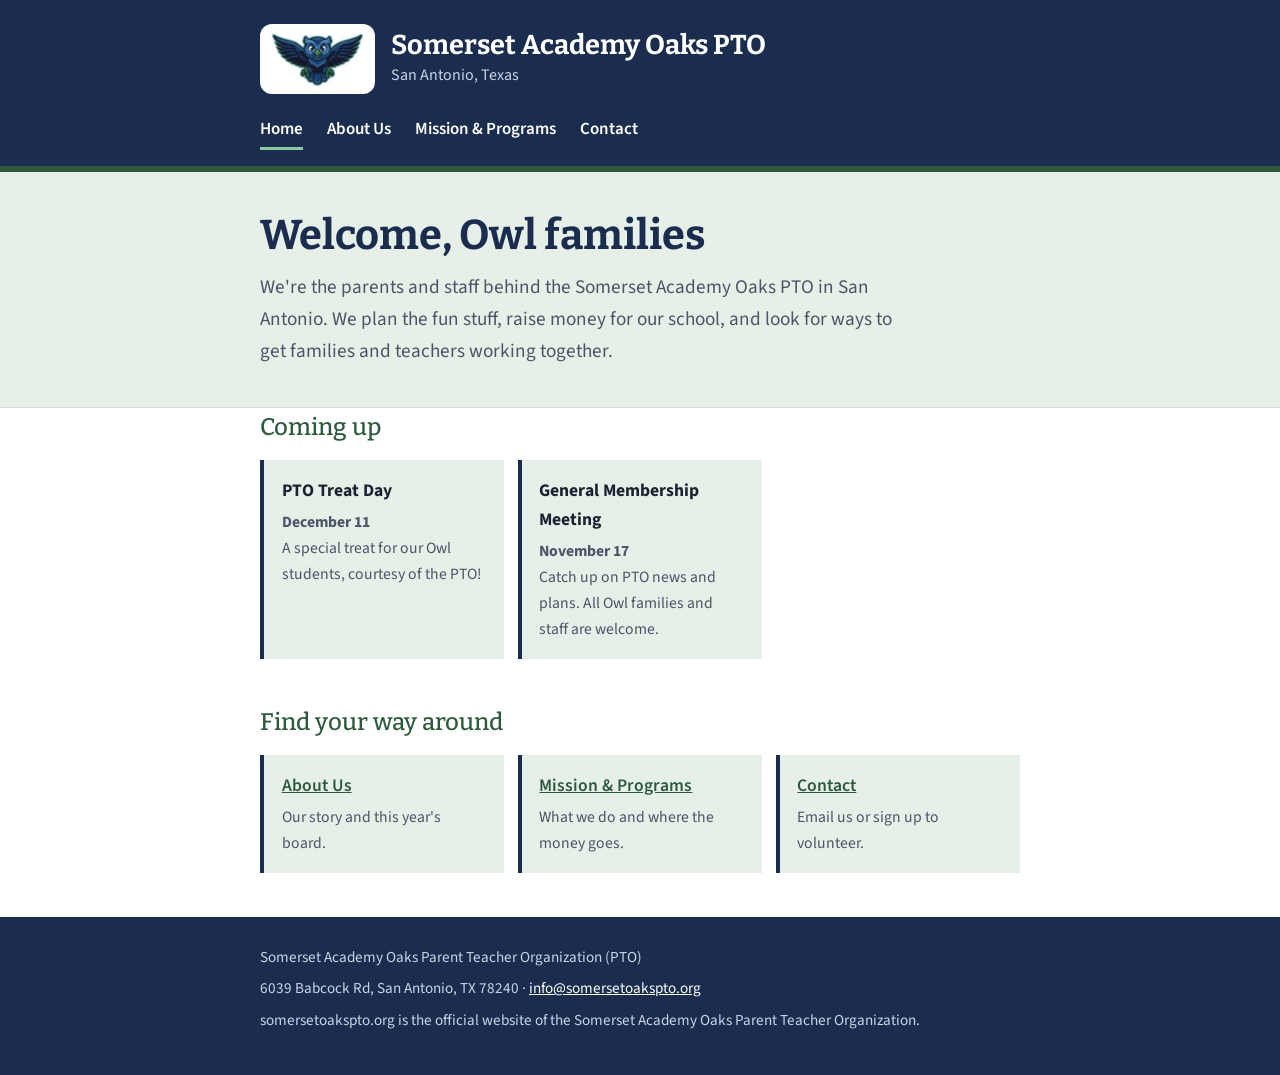
<file: index.html>
<!DOCTYPE html>
<html lang="en">
<head>
<meta charset="utf-8">
<meta name="viewport" content="width=device-width, initial-scale=1">
<title>Home | Somerset Academy Oaks PTO</title>
<meta name="description" content="Somerset Academy Oaks Parent Teacher Organization (PTO), a nonprofit in San Antonio, Texas. EIN 33-4284291.">
<link rel="icon" href="owl.png">
<link rel="preconnect" href="https://fonts.googleapis.com">
<link rel="preconnect" href="https://fonts.gstatic.com" crossorigin>
<link href="https://fonts.googleapis.com/css2?family=Bitter:wght@500;700&family=Source+Sans+3:wght@400;600&display=swap" rel="stylesheet">
<link rel="stylesheet" href="styles.css">
</head>
<body>

<header>
  <div class="wrap">
    <a class="brand" href="index.html">
      <span class="mark"><img src="owl.png" alt="Somerset Academy Oaks owl" width="96" height="57"></span>
      <span>
        <span class="brand-name">Somerset Academy Oaks PTO</span>
        <span class="brand-place">San Antonio, Texas</span>
      </span>
    </a>
    <nav aria-label="Main">
      <ul>
        <li><a href="index.html" aria-current="page">Home</a></li>
        <li><a href="about.html">About Us</a></li>
        <li><a href="mission.html">Mission &amp; Programs</a></li>
        <li><a href="contact.html">Contact</a></li>
      </ul>
    </nav>
  </div>
</header>

<div class="hero">
  <div class="wrap">
    <h1>Welcome, Owl families</h1>
    <p class="lede">We're the parents and staff behind the Somerset Academy Oaks PTO in San Antonio. We plan the fun stuff, raise money for our school, and look for ways to get families and teachers working together.</p>
  </div>
</div>

<main class="wrap">

<section aria-labelledby="coming">
  <h2 id="coming">Coming up</h2>
  <ul class="cards">
    <li>
      <h3>PTO Treat Day</h3>
      <p><strong>December 11</strong><br>
      A special treat for our Owl students, courtesy of the PTO!</p>
    </li>
    <li>
      <h3>General Membership Meeting</h3>
      <p><strong>November 17</strong><br>
      Catch up on PTO news and plans. All Owl families and staff are welcome.</p>
    </li>
  </ul>
</section>


  <section aria-labelledby="explore">
    <h2 id="explore">Find your way around</h2>
    <ul class="cards">
      <li><h3><a href="about.html">About Us</a></h3><p>Our story and this year's board.</p></li>
      <li><h3><a href="mission.html">Mission &amp; Programs</a></h3><p>What we do and where the money goes.</p></li>
      <li><h3><a href="contact.html">Contact</a></h3><p>Email us or sign up to volunteer.</p></li>
    </ul>
  </section>
</main>

<footer>
  <div class="wrap">
    <p>Somerset Academy Oaks Parent Teacher Organization (PTO)</p>
    <p>6039 Babcock Rd, San Antonio, TX 78240 &middot; <a href="mailto:info@somersetoakspto.org">info@somersetoakspto.org</a></p>
    <p>somersetoakspto.org is the official website of the Somerset Academy Oaks Parent Teacher Organization.</p>
  </div>
</footer>

</body>
</html>
</file>
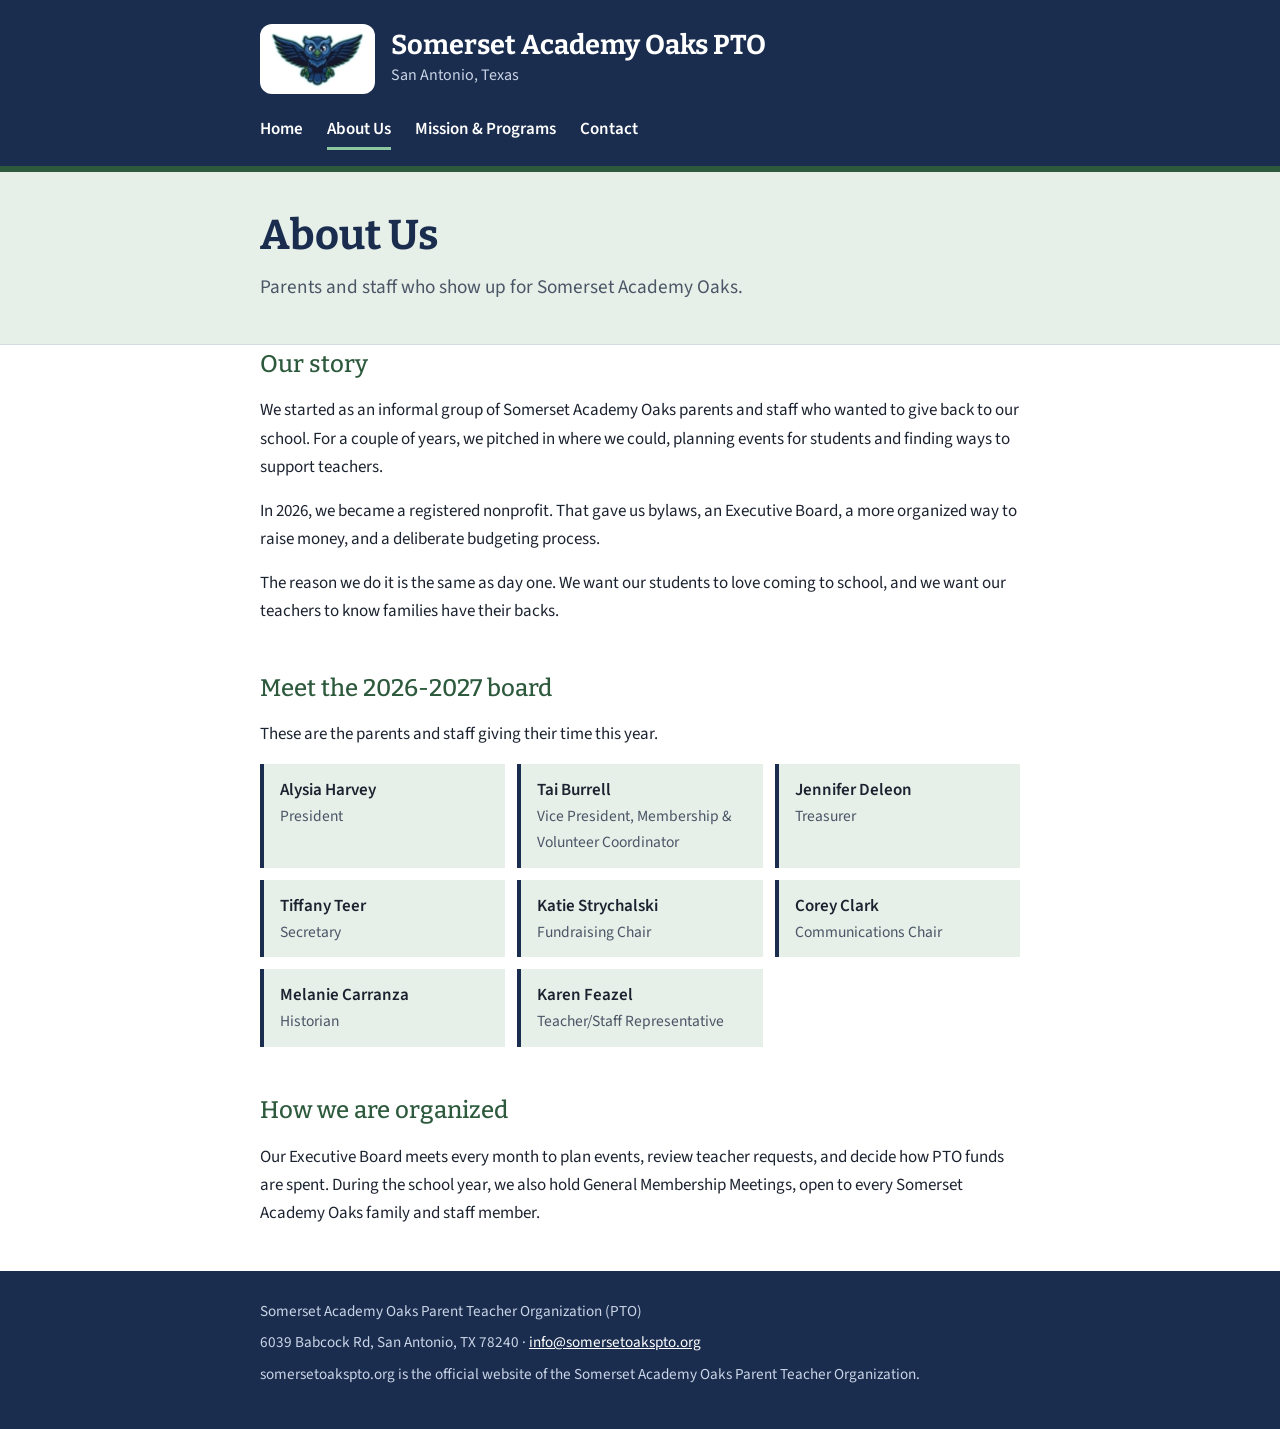
<file: about.html>
<!DOCTYPE html>
<html lang="en">
<head>
<meta charset="utf-8">
<meta name="viewport" content="width=device-width, initial-scale=1">
<title>About Us | Somerset Academy Oaks PTO</title>
<meta name="description" content="Somerset Academy Oaks Parent Teacher Organization (PTO), a nonprofit in San Antonio, Texas. EIN 33-4284291.">
<link rel="icon" href="owl.png">
<link rel="preconnect" href="https://fonts.googleapis.com">
<link rel="preconnect" href="https://fonts.gstatic.com" crossorigin>
<link href="https://fonts.googleapis.com/css2?family=Bitter:wght@500;700&family=Source+Sans+3:wght@400;600&display=swap" rel="stylesheet">
<link rel="stylesheet" href="styles.css">
</head>
<body>

<header>
  <div class="wrap">
    <a class="brand" href="index.html">
      <span class="mark"><img src="owl.png" alt="Somerset Academy Oaks owl" width="96" height="57"></span>
      <span>
        <span class="brand-name">Somerset Academy Oaks PTO</span>
        <span class="brand-place">San Antonio, Texas</span>
      </span>
    </a>
    <nav aria-label="Main">
      <ul>
        <li><a href="index.html">Home</a></li>
        <li><a href="about.html" aria-current="page">About Us</a></li>
        <li><a href="mission.html">Mission &amp; Programs</a></li>
        <li><a href="contact.html">Contact</a></li>
      </ul>
    </nav>
  </div>
</header>

<div class="hero">
  <div class="wrap">
    <h1>About Us</h1>
    <p class="lede">Parents and staff who show up for Somerset Academy Oaks.</p>
  </div>
</div>

<main class="wrap">
  <section aria-labelledby="story">
    <h2 id="story">Our story</h2>
    <p>We started as an informal group of Somerset Academy Oaks parents and staff who wanted to give back to our school. For a couple of years, we pitched in where we could, planning events for students and finding ways to support teachers.</p>
    <p>In 2026, we became a registered nonprofit. That gave us bylaws, an Executive Board, a more organized way to raise money, and a deliberate budgeting process.</p>
    <p>The reason we do it is the same as day one. We want our students to love coming to school, and we want our teachers to know families have their backs.</p>
  </section>


  <section aria-labelledby="board">
    <h2 id="board">Meet the 2026-2027 board</h2>
    <p>These are the parents and staff giving their time this year.</p>
    
<ul class="board">
  <li><span class="name">Alysia Harvey</span><span class="role">President</span></li>
  <li><span class="name">Tai Burrell</span><span class="role">Vice President, Membership &amp; Volunteer Coordinator</span></li>
  <li><span class="name">Jennifer Deleon</span><span class="role">Treasurer</span></li>
  <li><span class="name">Tiffany Teer</span><span class="role">Secretary</span></li>
  <li><span class="name">Katie Strychalski</span><span class="role">Fundraising Chair</span></li>
  <li><span class="name">Corey Clark</span><span class="role">Communications Chair</span></li>
  <li><span class="name">Melanie Carranza</span><span class="role">Historian</span></li>
  <li><span class="name">Karen Feazel</span><span class="role">Teacher/Staff Representative</span></li>
</ul>

  </section>

  <section aria-labelledby="gov">
    <h2 id="gov">How we are organized</h2>
    <p>Our Executive Board meets every month to plan events, review teacher requests, and decide how PTO funds are spent. During the school year, we also hold General Membership Meetings, open to every Somerset Academy Oaks family and staff member.</p>
  </section>
</main>

<footer>
  <div class="wrap">
    <p>Somerset Academy Oaks Parent Teacher Organization (PTO)</p>
    <p>6039 Babcock Rd, San Antonio, TX 78240 &middot; <a href="mailto:info@somersetoakspto.org">info@somersetoakspto.org</a></p>
    <p>somersetoakspto.org is the official website of the Somerset Academy Oaks Parent Teacher Organization.</p>
  </div>
</footer>

</body>
</html>
</file>
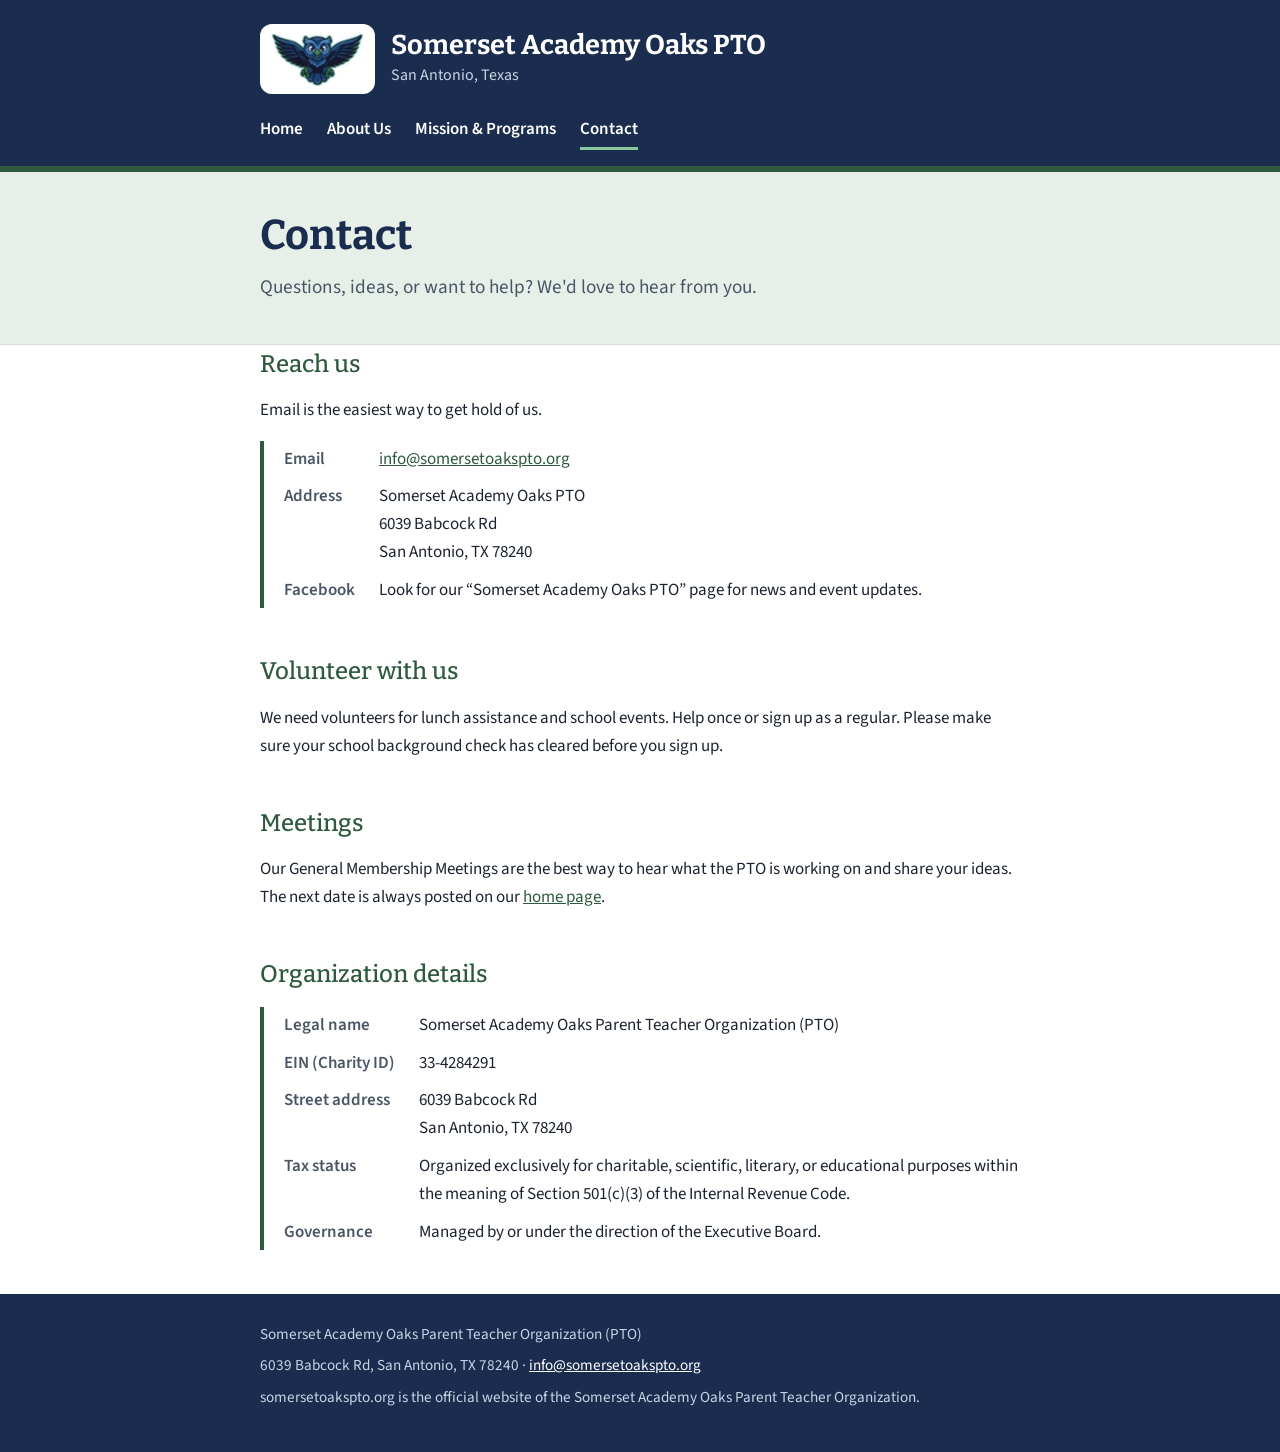
<file: contact.html>
<!DOCTYPE html>
<html lang="en">
<head>
<meta charset="utf-8">
<meta name="viewport" content="width=device-width, initial-scale=1">
<title>Contact | Somerset Academy Oaks PTO</title>
<meta name="description" content="Somerset Academy Oaks Parent Teacher Organization (PTO), a nonprofit in San Antonio, Texas. EIN 33-4284291.">
<link rel="icon" href="owl.png">
<link rel="preconnect" href="https://fonts.googleapis.com">
<link rel="preconnect" href="https://fonts.gstatic.com" crossorigin>
<link href="https://fonts.googleapis.com/css2?family=Bitter:wght@500;700&family=Source+Sans+3:wght@400;600&display=swap" rel="stylesheet">
<link rel="stylesheet" href="styles.css">
</head>
<body>

<header>
  <div class="wrap">
    <a class="brand" href="index.html">
      <span class="mark"><img src="owl.png" alt="Somerset Academy Oaks owl" width="96" height="57"></span>
      <span>
        <span class="brand-name">Somerset Academy Oaks PTO</span>
        <span class="brand-place">San Antonio, Texas</span>
      </span>
    </a>
    <nav aria-label="Main">
      <ul>
        <li><a href="index.html">Home</a></li>
        <li><a href="about.html">About Us</a></li>
        <li><a href="mission.html">Mission &amp; Programs</a></li>
        <li><a href="contact.html" aria-current="page">Contact</a></li>
      </ul>
    </nav>
  </div>
</header>

<div class="hero">
  <div class="wrap">
    <h1>Contact</h1>
    <p class="lede">Questions, ideas, or want to help? We'd love to hear from you.</p>
  </div>
</div>

<main class="wrap">
  <section aria-labelledby="reach">
    <h2 id="reach">Reach us</h2>
    <p>Email is the easiest way to get hold of us.</p>
    <div class="details">
      <dl>
        <dt>Email</dt>
        <dd><a href="mailto:info@somersetoakspto.org">info@somersetoakspto.org</a></dd>
        <dt>Address</dt>
        <dd><address>Somerset Academy Oaks PTO<br>6039 Babcock Rd<br>San Antonio, TX 78240</address></dd>
        <dt>Facebook</dt>
        <dd>Look for our &ldquo;Somerset Academy Oaks PTO&rdquo; page for news and event updates.</dd>
      </dl>
    </div>
  </section>

  <section aria-labelledby="volunteer">
    <h2 id="volunteer">Volunteer with us</h2>
    <p>We need volunteers for lunch assistance and school events. Help once or sign up as a regular. Please make sure your school background check has cleared before you sign up.</p>
  </section>

  <section aria-labelledby="meetings">
    <h2 id="meetings">Meetings</h2>
    <p>Our General Membership Meetings are the best way to hear what the PTO is working on and share your ideas. The next date is always posted on our <a href="index.html">home page</a>.</p>
  </section>

  <section aria-labelledby="details">
    <h2 id="details">Organization details</h2>
    <div class="details">
      <dl>
        <dt>Legal name</dt>
        <dd>Somerset Academy Oaks Parent Teacher Organization (PTO)</dd>
        <dt>EIN (Charity ID)</dt>
        <dd>33-4284291</dd>
        <dt>Street address</dt>
        <dd><address>6039 Babcock Rd<br>San Antonio, TX 78240</address></dd>
        <dt>Tax status</dt>
        <dd>Organized exclusively for charitable, scientific, literary, or educational purposes within the meaning of Section 501(c)(3) of the Internal Revenue Code.</dd>
        <dt>Governance</dt>
        <dd>Managed by or under the direction of the Executive Board.</dd>
      </dl>
    </div>
  </section>
</main>

<footer>
  <div class="wrap">
    <p>Somerset Academy Oaks Parent Teacher Organization (PTO)</p>
    <p>6039 Babcock Rd, San Antonio, TX 78240 &middot; <a href="mailto:info@somersetoakspto.org">info@somersetoakspto.org</a></p>
    <p>somersetoakspto.org is the official website of the Somerset Academy Oaks Parent Teacher Organization.</p>
  </div>
</footer>

</body>
</html>
</file>
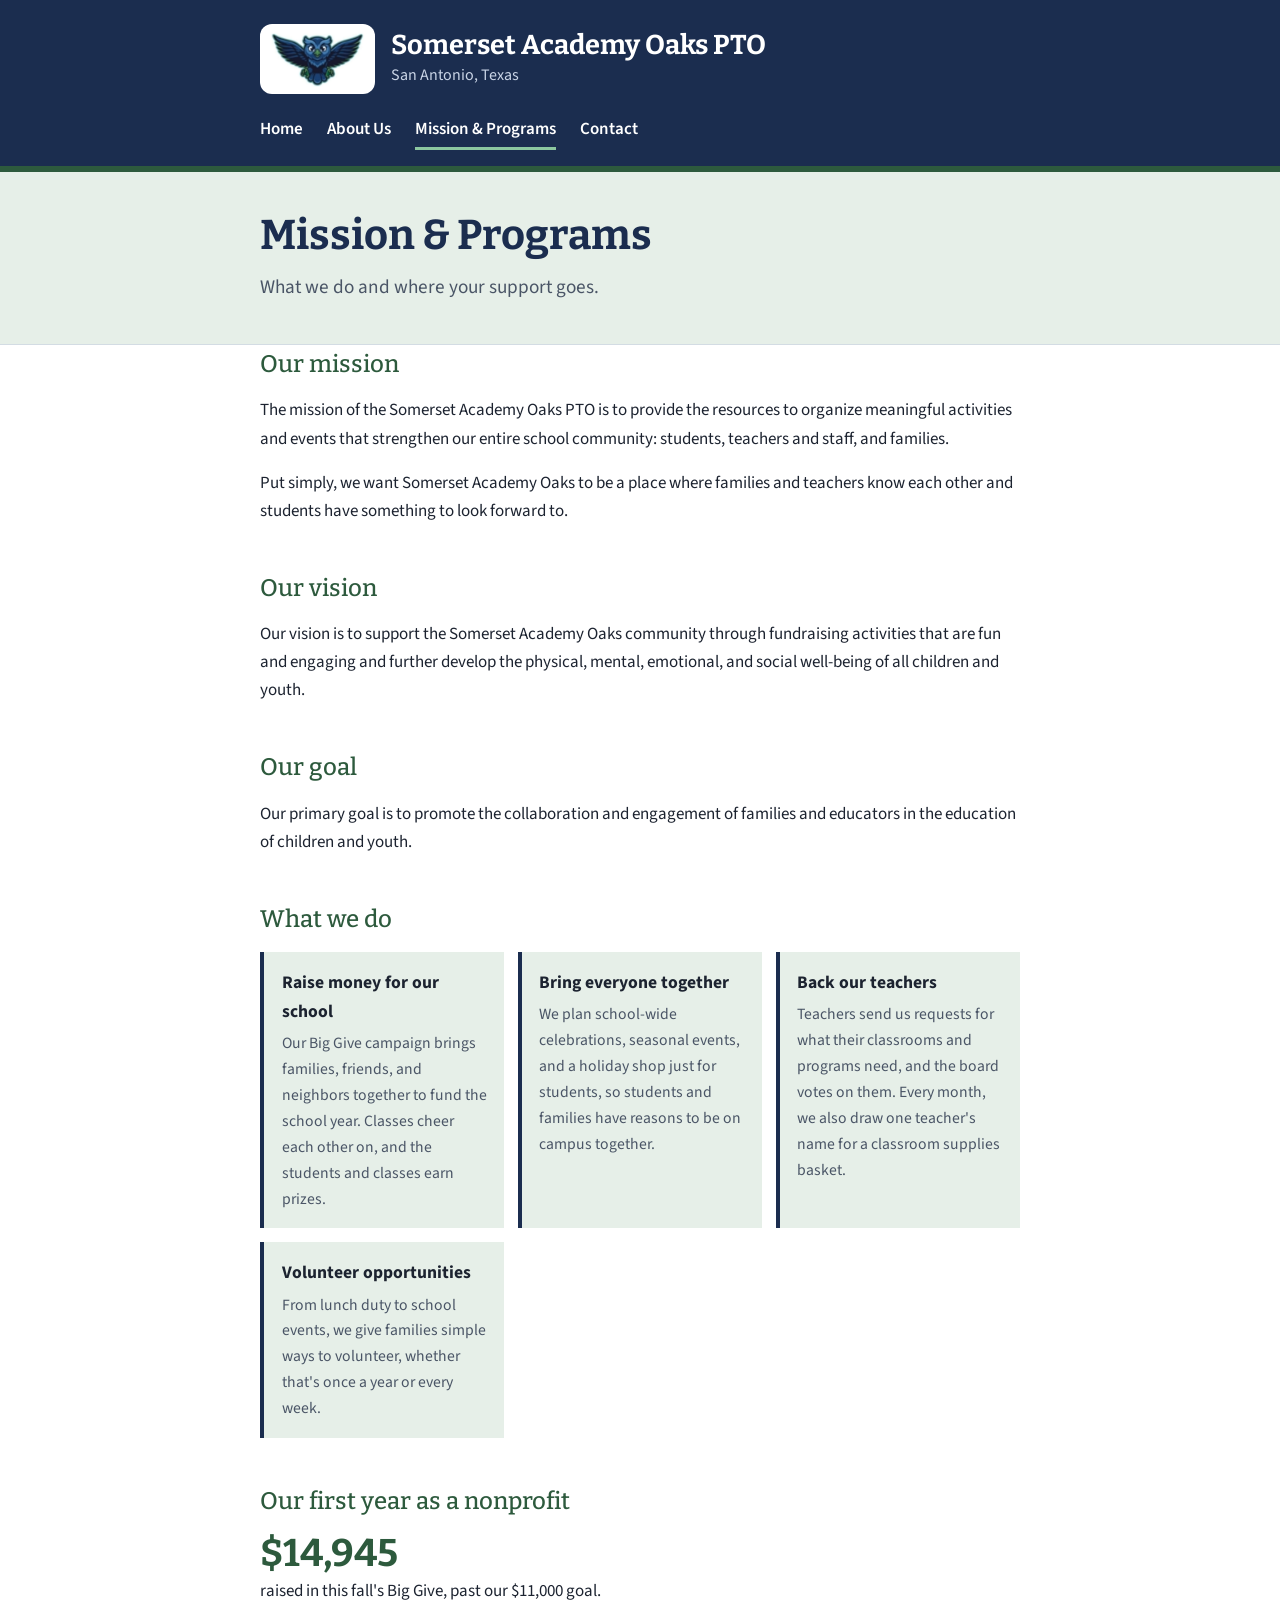
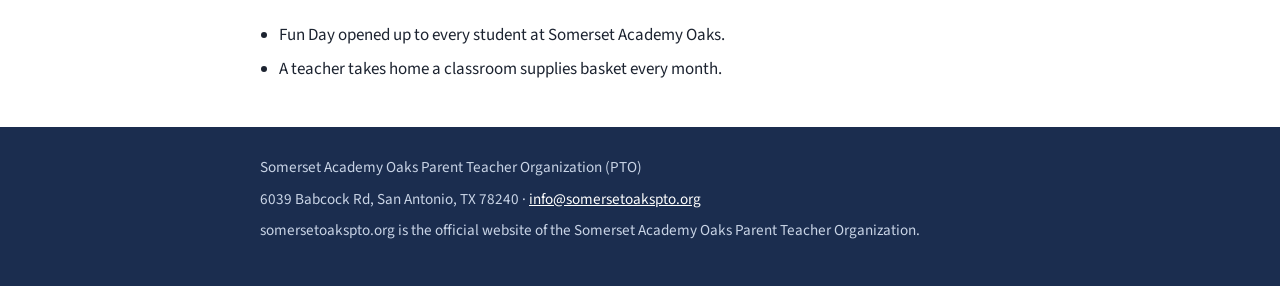
<file: mission.html>
<!DOCTYPE html>
<html lang="en">
<head>
<meta charset="utf-8">
<meta name="viewport" content="width=device-width, initial-scale=1">
<title>Mission &amp; Programs | Somerset Academy Oaks PTO</title>
<meta name="description" content="Somerset Academy Oaks Parent Teacher Organization (PTO), a nonprofit in San Antonio, Texas. EIN 33-4284291.">
<link rel="icon" href="owl.png">
<link rel="preconnect" href="https://fonts.googleapis.com">
<link rel="preconnect" href="https://fonts.gstatic.com" crossorigin>
<link href="https://fonts.googleapis.com/css2?family=Bitter:wght@500;700&family=Source+Sans+3:wght@400;600&display=swap" rel="stylesheet">
<link rel="stylesheet" href="styles.css">
</head>
<body>

<header>
  <div class="wrap">
    <a class="brand" href="index.html">
      <span class="mark"><img src="owl.png" alt="Somerset Academy Oaks owl" width="96" height="57"></span>
      <span>
        <span class="brand-name">Somerset Academy Oaks PTO</span>
        <span class="brand-place">San Antonio, Texas</span>
      </span>
    </a>
    <nav aria-label="Main">
      <ul>
        <li><a href="index.html">Home</a></li>
        <li><a href="about.html">About Us</a></li>
        <li><a href="mission.html" aria-current="page">Mission &amp; Programs</a></li>
        <li><a href="contact.html">Contact</a></li>
      </ul>
    </nav>
  </div>
</header>

<div class="hero">
  <div class="wrap">
    <h1>Mission &amp; Programs</h1>
    <p class="lede">What we do and where your support goes.</p>
  </div>
</div>

<main class="wrap">
  <section aria-labelledby="mission">
    <h2 id="mission">Our mission</h2>
    <p>The mission of the Somerset Academy Oaks PTO is to provide the resources to organize meaningful activities and events that strengthen our entire school community: students, teachers and staff, and families.</p>
    <p>Put simply, we want Somerset Academy Oaks to be a place where families and teachers know each other and students have something to look forward to.</p>
  </section>

  <section aria-labelledby="vision">
    <h2 id="vision">Our vision</h2>
    <p>Our vision is to support the Somerset Academy Oaks community through fundraising activities that are fun and engaging and further develop the physical, mental, emotional, and social well-being of all children and youth.</p>
  </section>

  <section aria-labelledby="goal">
    <h2 id="goal">Our goal</h2>
    <p>Our primary goal is to promote the collaboration and engagement of families and educators in the education of children and youth.</p>
  </section>

  <section aria-labelledby="programs">
    <h2 id="programs">What we do</h2>
    <ul class="cards">
      <li><h3>Raise money for our school</h3><p>Our Big Give campaign brings families, friends, and neighbors together to fund the school year. Classes cheer each other on, and the students and classes earn prizes.</p></li>
      <li><h3>Bring everyone together</h3><p>We plan school-wide celebrations, seasonal events, and a holiday shop just for students, so students and families have reasons to be on campus together.</p></li>
      <li><h3>Back our teachers</h3><p>Teachers send us requests for what their classrooms and programs need, and the board votes on them. Every month, we also draw one teacher's name for a classroom supplies basket.</p></li>
      <li><h3>Volunteer opportunities</h3><p>From lunch duty to school events, we give families simple ways to volunteer, whether that's once a year or every week.</p></li>
    </ul>
  </section>

  <section aria-labelledby="impact">
    <h2 id="impact">Our first year as a nonprofit</h2>
    <p class="stat">$14,945</p>
    <p>raised in this fall's Big Give, past our $11,000 goal.</p>
    <ul class="plain">
      <li>Fun Day opened up to every student at Somerset Academy Oaks.</li>
      <li>A teacher takes home a classroom supplies basket every month.</li>
    </ul>
  </section>
</main>

<footer>
  <div class="wrap">
    <p>Somerset Academy Oaks Parent Teacher Organization (PTO)</p>
    <p>6039 Babcock Rd, San Antonio, TX 78240 &middot; <a href="mailto:info@somersetoakspto.org">info@somersetoakspto.org</a></p>
    <p>somersetoakspto.org is the official website of the Somerset Academy Oaks Parent Teacher Organization.</p>
  </div>
</footer>

</body>
</html>
</file>
<file: styles.css>
:root {
  --navy: #1B2D4F;
  --forest: #2D5A3D;
  --forest-soft: #E6EFE8;
  --paper: #FFFFFF;
  --ink: #1C2330;
  --muted: #4A5566;
  --rule: #D3DCE3;
  --on-navy: #FFFFFF;
  --on-navy-muted: #C9D4E6;
  color-scheme: light dark;
}
@media (prefers-color-scheme: dark) {
  :root {
    --navy: #13213B;
    --forest: #8CC7A0;
    --forest-soft: #1A2A22;
    --paper: #0F1624;
    --ink: #E7ECF3;
    --muted: #AEB9C9;
    --rule: #2B3A52;
    --on-navy-muted: #B8C6DD;
  }
}
* { box-sizing: border-box; }
html, body { margin: 0; }
body {
  background: var(--paper);
  color: var(--ink);
  font: 400 1.0625rem/1.65 "Source Sans 3", "Segoe UI", Arial, sans-serif;
}
a { color: var(--forest); }
a:focus-visible { outline: 3px solid var(--forest); outline-offset: 2px; }
.wrap { max-width: 50rem; margin: 0 auto; padding: 0 1.25rem; }

header { background: var(--navy); color: var(--on-navy); border-bottom: 6px solid var(--forest); }
.brand { display: flex; align-items: center; gap: 1rem; padding: 1.5rem 0 1rem; text-decoration: none; color: inherit; }
.mark { background: #FFFFFF; border-radius: 12px; padding: 0.4rem 0.6rem; flex-shrink: 0; }
.mark img { display: block; width: 96px; height: auto; }
.brand-name { font-family: "Bitter", Georgia, serif; font-weight: 700; font-size: clamp(1.25rem, 3.5vw, 1.7rem); line-height: 1.2; display: block; }
.brand-place { color: var(--on-navy-muted); font-size: 1rem; display: block; }

nav ul { list-style: none; margin: 0; padding: 0 0 1rem; display: flex; flex-wrap: wrap; gap: 0.25rem 1.5rem; }
nav a { color: var(--on-navy); text-decoration: none; font-weight: 600; padding: 0.3rem 0; display: inline-block; border-bottom: 3px solid transparent; }
nav a:hover { border-bottom-color: var(--on-navy-muted); }
nav a[aria-current="page"] { border-bottom-color: #8CC7A0; }

.hero { background: var(--forest-soft); padding: 2.5rem 0; border-bottom: 1px solid var(--rule); }
h1 { font-family: "Bitter", Georgia, serif; font-weight: 700; font-size: clamp(1.9rem, 5vw, 2.6rem); line-height: 1.15; color: var(--navy); margin: 0 0 0.75rem; }
@media (prefers-color-scheme: dark) { h1 { color: var(--ink); } }
.lede { font-size: 1.2rem; color: var(--muted); margin: 0; max-width: 40rem; }

main { padding: 2.5rem 0 3rem; }
section { margin-bottom: 2.75rem; }
h2 { font-family: "Bitter", Georgia, serif; font-weight: 500; font-size: 1.5rem; color: var(--forest); margin: 0 0 0.75rem; }
h3 { font-size: 1.1rem; margin: 0 0 0.35rem; }
p { margin: 0 0 1rem; }
ul.plain { padding-left: 1.2rem; margin: 0 0 1rem; }
ul.plain li { margin-bottom: 0.4rem; }

.cards { list-style: none; margin: 0; padding: 0; display: grid; grid-template-columns: repeat(auto-fill, minmax(14rem, 1fr)); gap: 0.85rem; }
.cards li { background: var(--forest-soft); border-left: 4px solid var(--navy); padding: 1rem 1.1rem; }
@media (prefers-color-scheme: dark) { .cards li { border-left-color: var(--forest); } }
.cards p { margin: 0; color: var(--muted); font-size: 0.98rem; }
.cards a { font-weight: 600; }

.stat { font-family: "Bitter", Georgia, serif; font-size: 2.4rem; font-weight: 700; color: var(--forest); line-height: 1; margin: 0 0 0.3rem; }

.board { list-style: none; margin: 0; padding: 0; display: grid; grid-template-columns: repeat(auto-fill, minmax(13rem, 1fr)); gap: 0.75rem; }
.board li { background: var(--forest-soft); border-left: 4px solid var(--navy); padding: 0.75rem 1rem; }
@media (prefers-color-scheme: dark) { .board li { border-left-color: var(--forest); } }
.board .name { display: block; font-weight: 600; }
.board .role { display: block; color: var(--muted); font-size: 0.97rem; }
.board .vacant .name { font-style: italic; color: var(--muted); }

.details { border-left: 4px solid var(--forest); padding: 0.25rem 0 0.25rem 1.25rem; }
dl { margin: 0; display: grid; grid-template-columns: max-content 1fr; gap: 0.6rem 1.5rem; }
dt { font-weight: 600; color: var(--muted); }
dd { margin: 0; }
address { font-style: normal; }
@media (max-width: 560px) {
  dl { grid-template-columns: 1fr; gap: 0.15rem; }
  dd { margin-bottom: 0.75rem; }
  .mark img { width: 72px; }
}

footer { background: var(--navy); color: var(--on-navy-muted); padding: 1.75rem 0 2.25rem; font-size: 0.95rem; }
footer p { margin: 0 0 0.4rem; }
footer a { color: var(--on-navy); }
</file>
